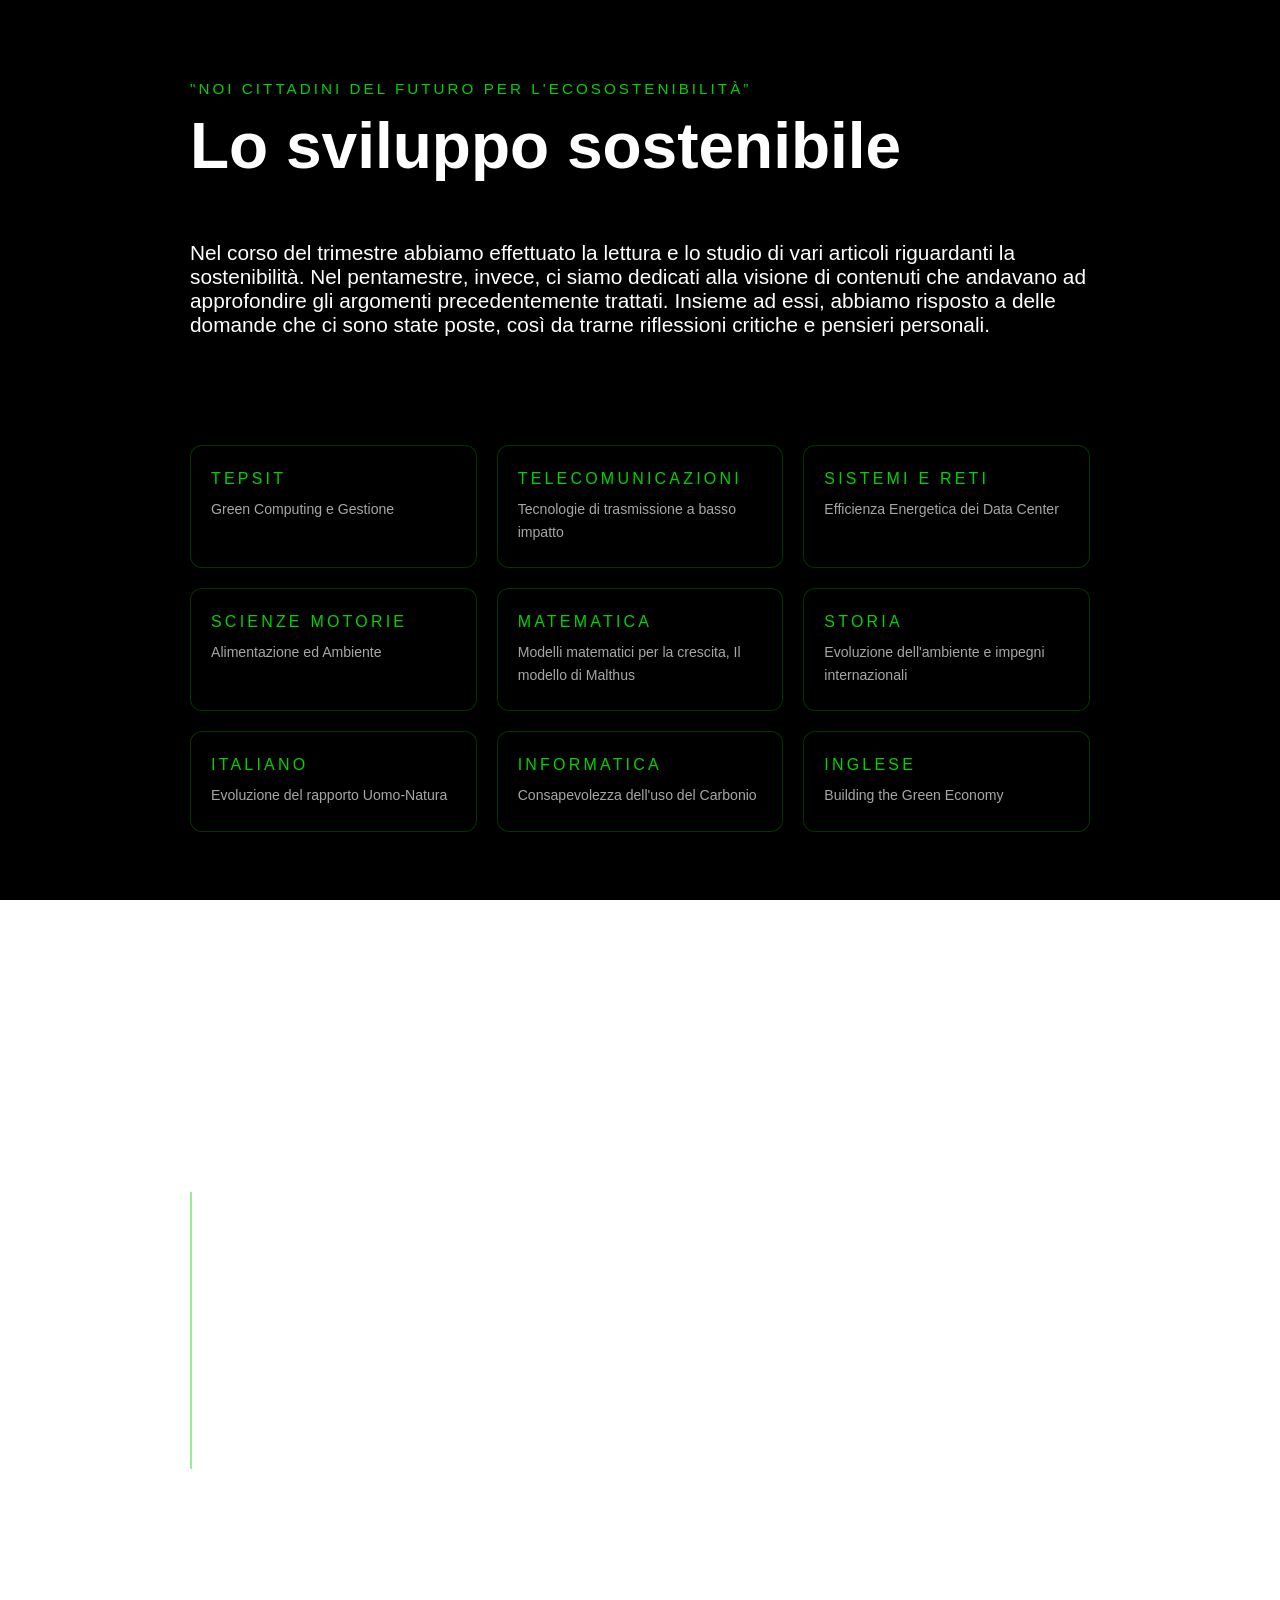
<file: index.html>
<!DOCTYPE html>
<html lang="en">
<head>
    <meta charset="UTF-8">
    <meta name="viewport" content="width=device-width, initial-scale=1.0">
    <title>Homepage</title>
    <link rel="stylesheet" href="style.css">
    <link href="https://unpkg.com/aos@2.3.1/dist/aos.css" rel="stylesheet">
</head>
<body>

   <div class="video-bg-container">
        <iframe 
            src="https://www.youtube.com/embed/lhitM_N6dJk?autoplay=1&controls=0&loop=1&mute=1&showinfo=0&playlist=lhitM_N6dJk"
            frameborder="0" 
            allow="autoplay; encrypted-media">
        </iframe>
    </div>  
    
   

    <section class="hero">
        <div class="hero-content">
            <p class="hero-kicker">"Noi cittadini del futuro per l'ecosostenibilità”</p>
            <h1 id="title">Lo sviluppo sostenibile</h1>

            <div class="intro">
                <p class="hero-intro" data-aos="fade-up" data-aos-duration="1000" data-aos-delay="50">
                    Nel corso del trimestre abbiamo effettuato la lettura e lo studio di vari articoli riguardanti la sostenibilità. 
                    Nel pentamestre, invece, ci siamo dedicati alla visione di contenuti che andavano ad approfondire gli argomenti precedentemente trattati. 
                    Insieme ad essi, abbiamo risposto a delle domande che ci sono state poste, così da trarne riflessioni critiche e pensieri personali.
                </p>
                <div class="tre-colonne intro-materie" data-aos="fade-up" data-aos-duration="1000" data-aos-delay="200">
                    <div class="colonna"><span class="colonna-icon hero-kicker">TEPSIT</span><p>Green Computing e Gestione</p></div>
                    <div class="colonna"><span class="colonna-icon hero-kicker">Telecomunicazioni</span><p>Tecnologie di trasmissione a basso impatto</p></div>
                    <div class="colonna"><span class="colonna-icon hero-kicker">Sistemi e Reti</span><p>Efficienza Energetica dei Data Center</p></div>
                    <div class="colonna"><span class="colonna-icon hero-kicker">Scienze Motorie</span><p>Alimentazione ed Ambiente</p></div>
                    <div class="colonna"><span class="colonna-icon hero-kicker">Matematica</span><p>Modelli matematici per la crescita, Il modello di Malthus</p></div>
                    <div class="colonna"><span class="colonna-icon hero-kicker">Storia</span><p>Evoluzione dell'ambiente e impegni internazionali</p></div>
                    <div class="colonna"><span class="colonna-icon hero-kicker">Italiano</span><p>Evoluzione del rapporto Uomo-Natura</p></div>
                    <div class="colonna"><span class="colonna-icon hero-kicker">Informatica</span><p>Consapevolezza dell'uso del Carbonio</p></div>
                    <div class="colonna"><span class="colonna-icon hero-kicker">Inglese</span><p>Building the Green Economy</p></div>
                </div>
            

            <div class="timeline">
                <div class="timeline-item" data-aos="fade-right" data-aos-duration="800" data-aos-delay="100">
                    <span class="anno">1962</span>
                    <div class="timeline-body">
                        <h3>Il Risveglio</h3>
                        <p>Con <em>Primavera Silenziosa</em>, l'umanità prende coscienza dell'impatto dei pesticidi sull'ambiente.</p>
                    </div>
                </div>
                <div class="timeline-item" data-aos="fade-right" data-aos-duration="800" data-aos-delay="250">
                    <span class="anno">1987</span>
                    <div class="timeline-body">
                        <h3>Una Nuova Visione</h3>
                        <p>Nasce il concetto di <em>Sviluppo Sostenibile</em>: crescere oggi senza rubare il futuro alle prossime generazioni.</p>
                    </div>
                </div>
                <div class="timeline-item" data-aos="fade-right" data-aos-duration="800" data-aos-delay="400">
                    <span class="anno">2015</span>
                    <div class="timeline-body">
                        <h3>La Svolta</h3>
                        <p>Con l'Agenda 2030 e l'Accordo di Parigi, 193 Paesi firmano un patto per proteggere il clima e la dignità umana.</p>
                    </div>
                </div>
            </div>

            <blockquote class="hero-quote" data-aos="fade-up" data-aos-duration="1000" data-aos-delay="600">
                "Non abbiamo ereditato la Terra dai nostri padri,<br>l'abbiamo presa in prestito dai nostri figli."
            </blockquote>

            <div class="tre-colonne" data-aos="fade-up" data-aos-duration="1000" data-aos-delay="800">
                <div class="colonna">
                    <span class="colonna-icon">&#9670;</span>
                    <h4>Sviluppo Sostenibile</h4>
                    <p>L'equilibrio perfetto tra economia, società e natura.</p>
                </div>
                <div class="colonna">
                    <span class="colonna-icon">&#9670;</span>
                    <h4>Decarbonizzazione</h4>
                    <p>Ridurre le emissioni per fermare la febbre del pianeta.</p>
                </div>
                <div class="colonna">
                    <span class="colonna-icon">&#9670;</span>
                    <h4>Collaborazione</h4>
                    <p>Un impegno che unisce le nazioni per un obiettivo comune.</p>
                </div>
            </div>
        </div>
    </section>
    

    <section class="scopri" data-aos="fade-up" data-aos-duration="2000">
        <div class="info">
            <h2>I Data Center e l'Energia</h2>
            <p>
                Sapevi che il mondo digitale consuma più energia di intere nazioni? 
                Analizziamo come il raffreddamento dei Data Center impatta sul nostro pianeta.
            </p>
            <a href="sistemi.html" class="bottone-scopri">Scopri di più</a>
        </div>
        <div class="info-image">
            <img src="images/data-center.png" alt="Sistemi">
        </div>
    </section>
       

    <section class="scopri" data-aos="fade-up" data-aos-duration="2000">
        <div class="info">
            <h2>Il modello di Malthus</h2>
            <p>
                È possibile prevedere la fine della prosperità con una formula? 
                Analizziamo il modello di Malthus e il drammatico scontro tra crescita geometrica e crescita aritmetica.
            </p>
            <a href="malthus.html" class="bottone-scopri">Scopri di più</a>
        </div>
        <div class="info-image">
            <img src="images/malthus.jpg" alt="Siamo troppi?">
        </div>
    </section>

    <script src="https://unpkg.com/aos@2.3.1/dist/aos.js"></script>
    <script> AOS.init(); </script>
</body>
</html>
</file>
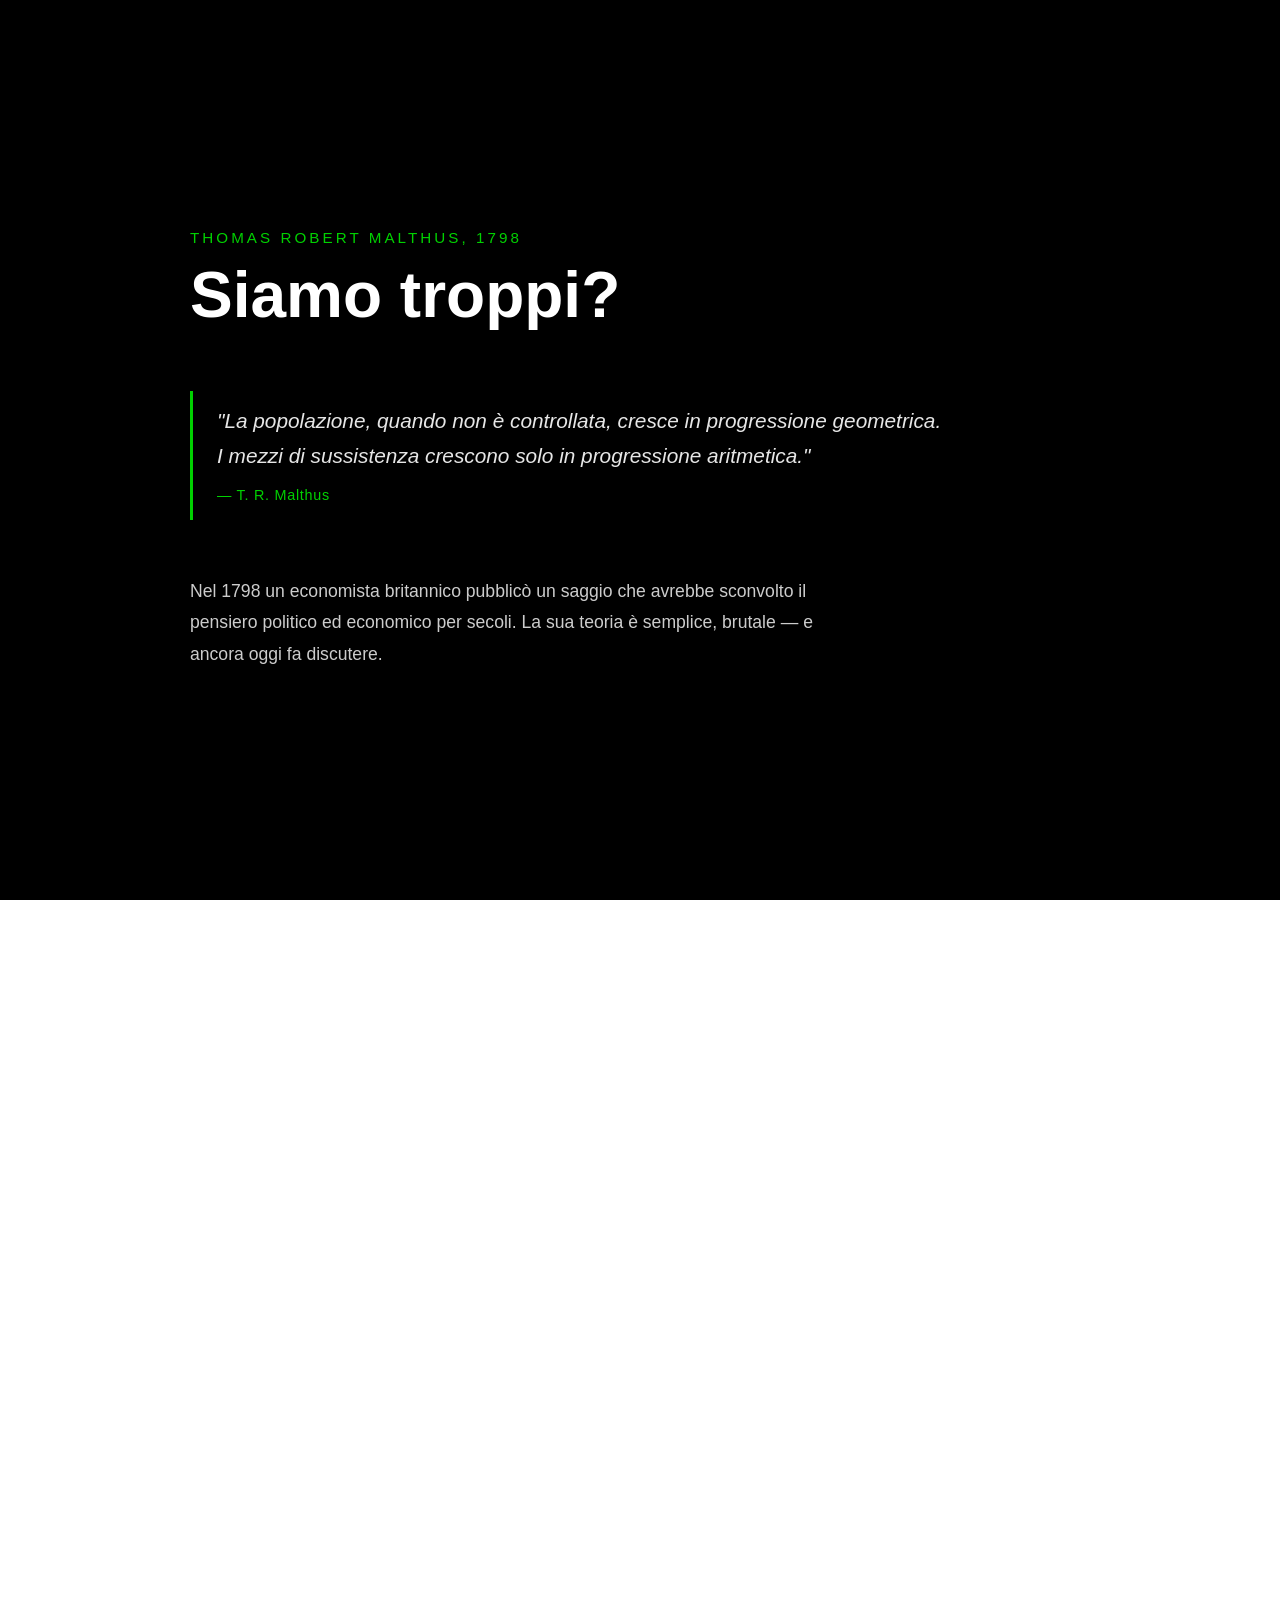
<file: malthus.html>
<!DOCTYPE html>
<html lang="en">
<head>
    <meta charset="UTF-8">
    <meta name="viewport" content="width=device-width, initial-scale=1.0">
    <title>Il Modello di Malthus</title>
    <link rel="stylesheet" href="style.css">
    <link rel="stylesheet" href="materie.css">
    <link href="https://unpkg.com/aos@2.3.1/dist/aos.css" rel="stylesheet">
    <link rel="icon" type="image/png" href="images/favicon.png">
</head>
<body>


    <div class="video-bg-container">
        <iframe 
            src="https://www.youtube.com/embed/lhitM_N6dJk?autoplay=1&controls=0&loop=1&mute=1&showinfo=0&playlist=lhitM_N6dJk"
            frameborder="0" 
            allow="autoplay; encrypted-media">
        </iframe>
    </div>



    <section class="hero">
        <div class="hero-content">

            <p class="hero-kicker">Thomas Robert Malthus, 1798</p>


            <h1 id="title">Siamo troppi?</h1>


            <blockquote class="hero-quote" data-aos="fade-up" data-aos-duration="1000" data-aos-delay="200">
                "La popolazione, quando non è controllata, cresce in progressione geometrica.<br>
                I mezzi di sussistenza crescono solo in progressione aritmetica."
                <cite>— T. R. Malthus</cite>
            </blockquote>


            <p class="hero-intro" data-aos="fade-up" data-aos-duration="1000" data-aos-delay="400">
                Nel 1798 un economista britannico pubblicò un saggio che avrebbe sconvolto 
                il pensiero politico ed economico per secoli. La sua teoria è semplice, 
                brutale — e ancora oggi fa discutere.
            </p>
        </div>
    </section>


  
    <section class="blocco" data-aos="fade-up" data-aos-duration="1200">
        <div class="blocco-testo">
            <span class="numero-sezione">01</span>
            <h2>La forbice fatale</h2>
            <p>
                Malthus osservò che gli esseri umani si riproducono in modo 
                <em>esponenziale</em>: una coppia genera più figli, che a loro 
                volta generano altri figli, e così via. Il numero raddoppia 
                ogni generazione.
            </p>
            <p>
                Il cibo, invece, cresce in modo <em>lineare</em>: possiamo 
                coltivare qualche campo in più ogni anno, ma non raddoppiare 
                i raccolti. Prima o poi, la popolazione supera le risorse disponibili.
            </p>
        </div>

        <div class="blocco-stat">
            <div class="progressioni">

                <div class="progressione">
                    <span class="prog-titolo verde">Popolazione</span>
                    <span class="prog-tipo">Crescita geometrica</span>
                    <div class="prog-numeri">
                        <span>1</span>
                        <span>2</span>
                        <span>4</span>
                        <span>8</span>
                        <span>16</span>
                        <span class="prog-dots">→ ∞</span>
                    </div>
                </div>

                <div class="progressione">
                    <span class="prog-titolo giallo">Risorse alimentari</span>
                    <span class="prog-tipo">Crescita aritmetica</span>
                    <div class="prog-numeri">
                        <span>1</span>
                        <span>2</span>
                        <span>3</span>
                        <span>4</span>
                        <span>5</span>
                        <span class="prog-dots">→ ∞</span>
                    </div>
                </div>
            </div>
        </div>
    </section>



    <section class="blocco-cards" data-aos="fade-up" data-aos-duration="1200">
        <h2 class="sezione-titolo">Come si "corregge" la crescita?</h2>
        <p class="sezione-sottotitolo">
            Malthus identificò due categorie di freni naturali che, secondo lui, 
            riportano sempre la popolazione in equilibrio con le risorse.
        </p>

        <div class="cards-grid due-colonne">

            <div class="card" data-aos="fade-up" data-aos-duration="800" data-aos-delay="0">
                <span class="card-icon">⚠️</span>
                <h3>Freni preventivi</h3>
                <p>
                    Comportamenti volontari che riducono la natalità: 
                    matrimonio tardivo, celibato, astinenza. 
                    Malthus li considerava la risposta "morale" alla sovrappopolazione.
                </p>
                <span class="card-tag media">Volontari</span>
            </div>


            <div class="card" data-aos="fade-up" data-aos-duration="800" data-aos-delay="150">
                <span class="card-icon">☠️</span>
                <h3>Freni repressivi</h3>
                <p>
                    Forze naturali brutali che aumentano la mortalità: 
                    guerre, carestie, epidemie. 
                    Quando la popolazione eccede le risorse, la natura "corregge" da sola.
                </p>
                <span class="card-tag inefficiente">Involontari</span>
            </div>
        </div>
    </section>



    <section class="blocco invertito" data-aos="fade-up" data-aos-duration="1200">
        <div class="blocco-testo">
            <span class="numero-sezione">02</span>
            <h2>Malthus aveva torto?</h2>
            <p>
                La <em>Rivoluzione Industriale</em> e poi la <em>Rivoluzione Verde</em> 
                del '900 hanno permesso alla produzione alimentare di crescere 
                molto più velocemente di quanto Malthus avesse immaginato. 
                Oggi sfamiamo 8 miliardi di persone.
            </p>
            <p>
                Eppure, la sua domanda di fondo rimane attuale: 
                <strong>le risorse del pianeta sono davvero infinite?</strong> 
                Acqua, suolo fertile, energia: tutti beni limitati. 
                Il dibattito è ancora aperto.
            </p>
        </div>

        <div class="blocco-stat">
            <div class="mini-timeline">
                <div class="mini-item">
                    <span class="mini-anno">1798</span>
                    <span class="mini-testo">Malthus pubblica il suo saggio</span>
                </div>
                <div class="mini-item">
                    <span class="mini-anno">1850</span>
                    <span class="mini-testo">Rivoluzione Industriale trasforma l'agricoltura</span>
                </div>
                <div class="mini-item">
                    <span class="mini-anno">1960</span>
                    <span class="mini-testo">Rivoluzione Verde: rese agricole raddoppiate</span>
                </div>
                <div class="mini-item">
                    <span class="mini-anno">Oggi</span>
                    <span class="mini-testo">8 miliardi di persone — ma le risorse reggono?</span>
                </div>
            </div>
        </div>
    </section>



    <section class="conclusione" data-aos="fade-up" data-aos-duration="1200">
        <blockquote class="hero-quote">
            "La domanda di Malthus non era sbagliata.<br>
            Era solo in anticipo sui tempi."
        </blockquote>

        <div style="display: flex; gap: 20px; justify-content: center; flex-wrap: wrap; margin-top: 30px;">
            <a href="index.html" class="bottone-scopri">← Torna alla Home</a>
            <a href="sistemi.html" class="bottone-scopri">Vai ai Data Center →</a>
        </div>
    </section>



    <script src="https://unpkg.com/aos@2.3.1/dist/aos.js"></script>
    <script> AOS.init(); </script>

</body>
</html>
</file>
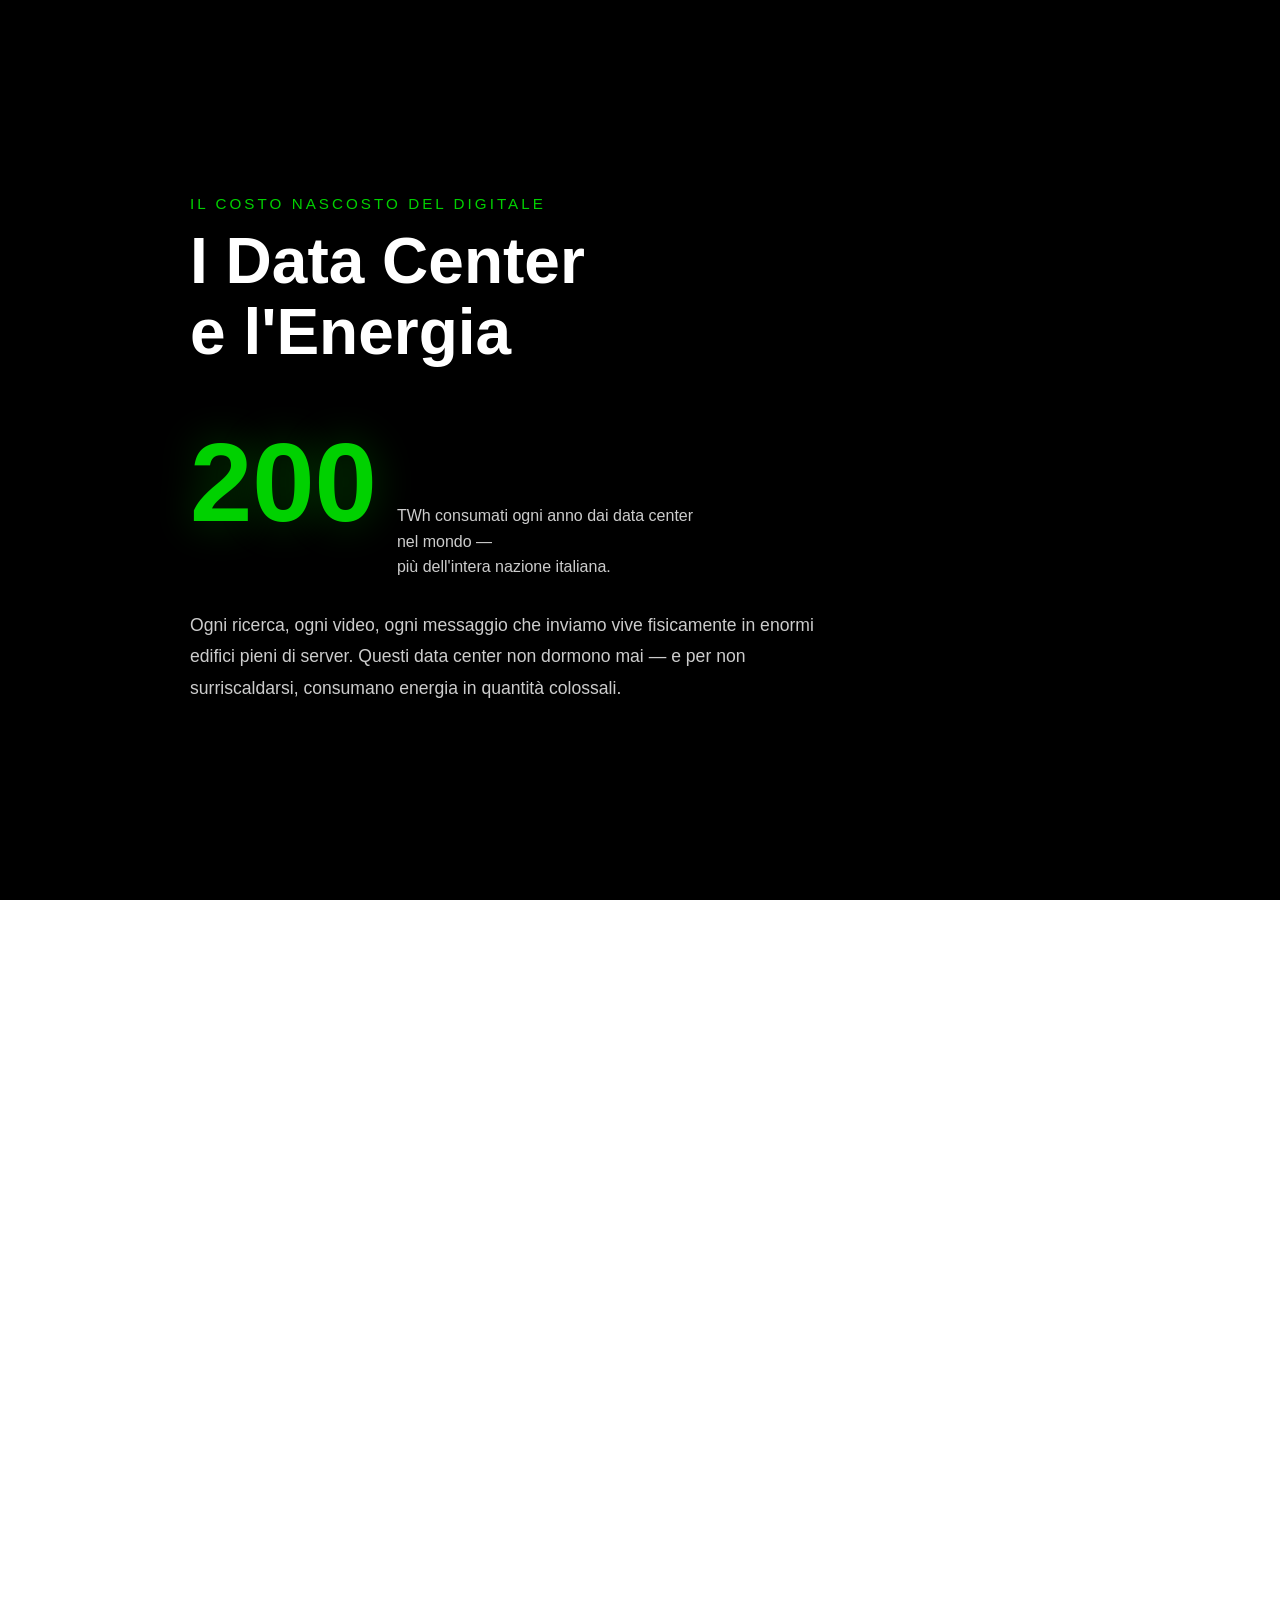
<file: sistemi.html>
<!DOCTYPE html>
<html lang="en">
<head>
    <meta charset="UTF-8">
    <meta name="viewport" content="width=device-width, initial-scale=1.0">
    <title>Data Centers</title>
    <link rel="stylesheet" href="style.css">
    <link rel="stylesheet" href="materie.css">
    <link href="https://unpkg.com/aos@2.3.1/dist/aos.css" rel="stylesheet">
    <link rel="icon" type="image/png" href="images/favicon.png">
</head>
<body>


    <div class="video-bg-container">
        <iframe 
            src="https://www.youtube.com/embed/lhitM_N6dJk?autoplay=1&controls=0&loop=1&mute=1&showinfo=0&playlist=lhitM_N6dJk"
            frameborder="0" 
            allow="autoplay; encrypted-media">
        </iframe>
    </div>

   

    <section class="hero">
        <div class="hero-content">

            <p class="hero-kicker">Il costo nascosto del digitale</p>


            <h1 id="title">I Data Center<br>e l'Energia</h1>


            <div class="big-stat" data-aos="fade-up" data-aos-duration="1000" data-aos-delay="200">
                <span class="big-number">200</span>
                <span class="big-label">TWh consumati ogni anno dai data center nel mondo —<br>più dell'intera nazione italiana.</span>
            </div>


            <p class="hero-intro" data-aos="fade-up" data-aos-duration="1000" data-aos-delay="400">
                Ogni ricerca, ogni video, ogni messaggio che inviamo vive fisicamente 
                in enormi edifici pieni di server. Questi data center non dormono mai — 
                e per non surriscaldarsi, consumano energia in quantità colossali.
            </p>
        </div>
    </section>



    <section class="blocco" data-aos="fade-up" data-aos-duration="1200">
        <div class="blocco-testo">
            <span class="numero-sezione">01</span>
            <h2>Il problema: il calore</h2>
            <p>
                I processori dei server lavorano a piena potenza 24 ore su 24. 
                Ogni calcolo genera calore. Se quel calore non viene rimosso, 
                i chip si danneggiano nel giro di minuti.
            </p>
            <p>
                Per questo il <em>raffreddamento</em> è la sfida principale 
                dei data center moderni: può arrivare a consumare fino al 
                <strong>40%</strong> dell'energia totale della struttura.
            </p>
        </div>
        <!-- Statistica visiva a fianco del testo -->
        <div class="blocco-stat">
            <div class="cerchio-stat">
                <span class="cerchio-numero">40%</span>
                <span class="cerchio-desc">energia usata<br>solo per raffreddare</span>
            </div>
        </div>
    </section>



    <section class="blocco-cards" data-aos="fade-up" data-aos-duration="1200">
        <h2 class="sezione-titolo">Come si raffredda un data center?</h2>


        <div class="cards-grid">
            <div class="card" data-aos="fade-up" data-aos-duration="800" data-aos-delay="0">
                <span class="card-icon">❄️</span> 
                <h3>Aria condizionata tradizionale</h3>
                <p>
                    Grandi impianti CRAC pompano aria fredda sotto i pavimenti sopraelevati. 
                    Semplice ma molto energivoro — il metodo più diffuso ancora oggi.
                </p>
                <span class="card-tag inefficiente">Efficienza bassa</span>
            </div>


            <div class="card" data-aos="fade-up" data-aos-duration="800" data-aos-delay="150">
                <span class="card-icon">🌊</span> 
                <h3>Raffreddamento ad acqua</h3>
                <p>
                    L'acqua assorbe il calore molto meglio dell'aria. 
                    Tubi di acqua fredda corrono direttamente vicino ai chip. 
                    Molto più efficiente, ma costoso da installare.
                </p>
                <span class="card-tag media">Efficienza media</span>
            </div>


            <div class="card" data-aos="fade-up" data-aos-duration="800" data-aos-delay="300">
                <span class="card-icon">⚡️</span> 
                <h3>Immersione in liquido dielettrico</h3>
                <p>
                    I server vengono immersi in un liquido speciale non conduttivo 
                    che assorbe il calore direttamente. La tecnologia del futuro: 
                    riduce i consumi energetici fino al <strong>95%</strong> rispetto all'aria.
                </p>
                <span class="card-tag ottima">Efficienza alta</span>
            </div>
        </div>
    </section>


    <section class="blocco invertito" data-aos="fade-up" data-aos-duration="1200">
        <div class="blocco-testo">
            <span class="numero-sezione">02</span>
            <h2>Come si misura l'efficienza?</h2>
            <p>
                Si usa un indice chiamato <em>PUE — Power Usage Effectiveness</em>. 
                È semplicissimo: divide tutta l'energia consumata dal data center 
                per la sola energia usata dai server.
            </p>
            <p>
                Un PUE di <strong>1.0</strong> sarebbe perfetto: zero sprechi. 
                La media globale è ancora intorno a <strong>1.58</strong>. 
                I migliori data center moderni di Google e Microsoft raggiungono <strong>1.1</strong>.
            </p>
        </div>

        <div class="blocco-stat">
            <div class="pue-scale">
                <div class="pue-bar">
                    <span class="pue-label-top">Ideale</span>
                    <div class="pue-marker verde">1.0</div>
                </div>
                <div class="pue-bar">
                    <span class="pue-label-top">Big Tech</span>
                    <div class="pue-marker giallo">1.1</div>
                </div>
                <div class="pue-bar">
                    <span class="pue-label-top">Media globale</span>
                    <div class="pue-marker rosso">1.58</div>
                </div>
            </div>
        </div>
    </section>


    <section class="conclusione" data-aos="fade-up" data-aos-duration="1200">
        <blockquote class="hero-quote">
            "Ogni clic ha un costo. La sostenibilità digitale<br>è la sfida invisibile del nostro tempo."
        </blockquote>

      <div style="display: flex; gap: 20px; justify-content: center; flex-wrap: wrap; margin-top: 30px;">
            <a href="index.html" class="bottone-scopri">← Torna alla Home</a>
            <a href="malthus.html" class="bottone-scopri">Vai al modello di Malthus →</a>
        </div>
    </section>



    <script src="https://unpkg.com/aos@2.3.1/dist/aos.js"></script>
    <script> AOS.init(); </script>

</body>
</html>
</file>
<file: style.css>
* {
    margin: 0;
    padding: 0;
    box-sizing: border-box;
}

a {
    text-decoration: none;
    color: #00d100;
}

a:hover {
    color: rgb(255, 255, 255);
}   

body {
    font-family: 'Segoe UI', sans-serif;
}

/* HERO  */

.hero {
    min-height: 100vh;
    display: flex;
    align-items: center;
    justify-content: center;
    padding: 80px 8%;
}

.hero-content {
    max-width: 900px;
    width: 100%;
}

.hero-kicker {
    font-size: 0.95rem;
    letter-spacing: 0.2em;
    text-transform: uppercase;
    color: #00d100;
    margin-bottom: 14px;
}

#title {
    font-size: clamp(2.4rem, 5vw, 4rem);
    font-weight: 700;
    color: #ffffff;
    line-height: 1.1;
    margin-bottom: 60px;
    text-shadow: 0 2px 20px rgba(0,0,0,0.6);
}

/* TIMELINE */

.timeline {
    display: flex;
    flex-direction: column;
    gap: 28px;
    margin-bottom: 56px;
    border-left: 2px solid rgba(0, 209, 0, 0.4);
    padding-left: 32px;
}

.timeline-item {
    display: flex;
    gap: 24px;
    align-items: flex-start;
}

.anno {
    font-size: 1.6rem;
    font-weight: 700;
    color: #00d100;
    min-width: 70px;
    line-height: 1;
    text-shadow: 0 0 12px rgba(0, 209, 0, 0.4);
}

.timeline-body h3 {
    font-size: 1.1rem;
    font-weight: 600;
    color: #ffffff;
    margin-bottom: 4px;
}

.timeline-body p {
    font-size: 0.95rem;
    color: rgba(255,255,255,0.75);
    line-height: 1.6;
    max-width: 560px;
}

.timeline-body em {
    color: #00d100;
    font-style: normal;
}

.hero-quote {
    font-size: clamp(1rem, 2vw, 1.3rem);
    font-style: italic;
    color: rgba(255,255,255,0.9);
    border-left: 3px solid #00d100;
    padding: 12px 0 12px 24px;
    margin-bottom: 56px;
    line-height: 1.7;
}

/* TRE COLONNE  */

.tre-colonne {
    display: grid;
    grid-template-columns: repeat(3, 1fr);
    gap: 20px;
}

.colonna {
    background: rgba(0, 0, 0, 0.35);
    border: 1px solid rgba(0, 209, 0, 0.25);
    border-radius: 12px;
    padding: 24px 20px;
    backdrop-filter: blur(6px);
    transition: border-color 0.3s;
}

.colonna:hover {
    border-color: rgba(0, 209, 0, 0.7);
}

.colonna-icon {
    display: block;
    color: #00d100;
    font-size: 1rem;
    margin-bottom: 10px;
}

.colonna h4 {
    font-size: 1rem;
    font-weight: 600;
    color: #ffffff;
    margin-bottom: 8px;
}

.colonna p {
    font-size: 0.88rem;
    color: rgba(255,255,255,0.65);
    line-height: 1.6;
}

/* VIDEO SOTTOFONDO  */

p {
    color: white;
}

.video-bg-container {
    position: fixed;   
    top: 0;
    left: 0;
    width: 100%;
    height: 100%;
    z-index: -2;       
    overflow: hidden;
    background-color: black; 
}

.video-bg-container iframe {
    width: 100vw;
    height: 56.25vw;
    min-height: 100vh;
    min-width: 177.77vh;
    position: absolute;
    top: 50%;
    left: 50%;
    transform: translate(-50%, -50%); 
    pointer-events: none; 
    z-index: -2; 
}

.video-bg-container::after {
    content: "";
    position: absolute;
    top: 0;
    left: 0;
    width: 100%;
    height: 100%;
    background: rgba(0, 0, 0, 0.55);
    z-index: -1; 
}

/* SCOPRI */

.scopri {
    display: flex;
    align-items: center;
    justify-content: space-around;
    padding: 100px 10%;
    min-height: 55vh;
    backdrop-filter: blur(3px);
    color: white;
}

.info {
    flex: 1;
    max-width: 500px;
}

.info h2 {
    font-size: 2.5rem;
    margin-bottom: 20px;
    color: #00d100; 
}

.info-image {
    flex: 1;
    position: relative;
    display: flex;
    justify-content: center;
    overflow: hidden;
    margin-left: 50px;
}

.info-image img {
    width: 100%;
    border-radius: 50px;
}

.info-image::after {
    content: "";
    position: absolute;
    top: 0;
    left: 0;
    background: rgba(0, 0, 0, 0.4);
    width: 100%;
    height: 100%;
    z-index: 1;
    border-radius: 50px;
}

.bottone-scopri {
    display: inline-block;
    margin-top: 10px;
    padding: 10px 25px;
    border: 2px solid #00d100;
    border-radius: 50px;
    transition: all 0.3s;
}

.bottone-scopri:hover {
    background-color: #00d100;
    color: black;
}


.video-bg-container {
    background-color: black; 
}

.video-bg-container iframe {
    opacity: 0; 
    animation: comparsaVideo 2s ease-in forwards;
    animation-delay: 3.5s; 
}

@keyframes comparsaVideo {
    to {
        opacity: 1;
    }
}

.intro-materie {
    margin-bottom: 40vh;
    margin-top: 12vh;
}

.hero-intro {
    font-size: 1.3em;
}
</file>
<file: materie.css>
.hero-intro {
   
    font-size: 1.1rem;
    color: rgba(255, 255, 255, 0.8);
    line-height: 1.8;
    max-width: 650px;
    margin-top: 28px;
}


.hero-quote cite {
    display: block;
    margin-top: 10px;
    font-size: 0.9rem;
    color: #00d100;
    font-style: normal;
    letter-spacing: 0.05em;
}




.blocco {
    display: flex;
    align-items: center;
    justify-content: space-between;
    gap: 60px;
    padding: 100px 10%;
    min-height: 60vh;
    backdrop-filter: blur(3px);
}


.blocco.invertito {
    flex-direction: row-reverse;
}


.blocco-testo {
    flex: 1;
    max-width: 500px;
}


.numero-sezione {
    display: block;
    font-size: 0.8rem;
    letter-spacing: 0.25em;
    color: #00d100;
    text-transform: uppercase;
    margin-bottom: 12px;
}

.blocco-testo h2 {
    font-size: 2.2rem;
    font-weight: 700;
    color: #ffffff;
    margin-bottom: 20px;
    line-height: 1.2;
}

.blocco-testo p {
    font-size: 1rem;
    color: rgba(255, 255, 255, 0.78);
    line-height: 1.8;
    margin-bottom: 14px;
}


.blocco-testo em {
    color: #00d100;
    font-style: normal;
    font-weight: 600;
}

.blocco-testo strong {
    color: #ffffff;
}


.blocco-stat {
    flex: 1;
    display: flex;
    justify-content: center;
    align-items: center;
}




.cerchio-stat {

    width: 200px;
    height: 200px;
    border-radius: 50%;
    border: 3px solid rgba(0, 209, 0, 0.5);
    display: flex;
    flex-direction: column;
    align-items: center;
    justify-content: center;
    background: rgba(0, 0, 0, 0.4);
    backdrop-filter: blur(6px);
    text-align: center;
    padding: 20px;
}

.cerchio-numero {
    font-size: 3rem;
    font-weight: 700;
    color: #00d100;
    line-height: 1;
}

.cerchio-desc {
    font-size: 0.8rem;
    color: rgba(255, 255, 255, 0.7);
    margin-top: 8px;
    line-height: 1.5;
}




.big-stat {
    display: flex;
    align-items: baseline;
    gap: 20px;
    margin: 40px 0 30px;
    flex-wrap: wrap;
}

.big-number {
    font-size: clamp(4rem, 10vw, 7rem);
    font-weight: 700;
    color: #00d100;
    line-height: 1;
    text-shadow: 0 0 40px rgba(0, 209, 0, 0.3);
}

.big-label {
    font-size: 1rem;
    color: rgba(255, 255, 255, 0.8);
    max-width: 320px;
    line-height: 1.6;
}




.blocco-cards {
    padding: 80px 10%;
    backdrop-filter: blur(3px);
}


.sezione-titolo {
    font-size: 2rem;
    font-weight: 700;
    color: #ffffff;
    text-align: center;
    margin-bottom: 12px;
}


.sezione-sottotitolo {
    text-align: center;
    color: rgba(255, 255, 255, 0.7);
    font-size: 1rem;
    max-width: 600px;
    margin: 0 auto 40px;
    line-height: 1.7;
}


.cards-grid {
    display: grid;
    grid-template-columns: repeat(3, 1fr);
    gap: 24px;
    margin-top: 40px;
}


.cards-grid.due-colonne {
    grid-template-columns: repeat(2, 1fr);
    max-width: 700px;
    margin: 40px auto 0;
}


.card {
    background: rgba(0, 0, 0, 0.4);
    border: 1px solid rgba(0, 209, 0, 0.2);
    border-radius: 16px;
    padding: 30px 24px;
    backdrop-filter: blur(6px);
    transition: border-color 0.3s, transform 0.3s;
}

.card:hover {
    border-color: rgba(0, 209, 0, 0.6);
    transform: translateY(-4px); 
}


.card-icon {
    font-size: 2rem;
    display: block;
    margin-bottom: 14px;
}

.card h3 {
    font-size: 1.1rem;
    font-weight: 600;
    color: #ffffff;
    margin-bottom: 12px;
}

.card p {
    font-size: 0.92rem;
    color: rgba(255, 255, 255, 0.72);
    line-height: 1.7;
    margin-bottom: 16px;
}


.card-tag {
    display: inline-block;
    font-size: 0.75rem;
    font-weight: 600;
    padding: 4px 14px;
    border-radius: 50px;
    letter-spacing: 0.05em;
    text-transform: uppercase;
}


.card-tag.inefficiente {
    background: rgba(220, 50, 50, 0.2);
    color: #ff6b6b;
    border: 1px solid rgba(220, 50, 50, 0.4);
}

.card-tag.media {
    background: rgba(255, 180, 0, 0.2);
    color: #ffd060;
    border: 1px solid rgba(255, 180, 0, 0.4);
}

.card-tag.ottima {
    background: rgba(0, 209, 0, 0.15);
    color: #00d100;
    border: 1px solid rgba(0, 209, 0, 0.4);
}




.pue-scale {
    display: flex;
    flex-direction: column;
    gap: 20px;
    width: 100%;
    max-width: 280px;
}

.pue-bar {
    display: flex;
    align-items: center;
    gap: 14px;
}

.pue-label-top {

    font-size: 0.8rem;
    color: rgba(255, 255, 255, 0.6);
    min-width: 90px;
    text-align: right;
}


.pue-marker {
    padding: 8px 20px;
    border-radius: 50px;
    font-size: 1.1rem;
    font-weight: 700;
}

.pue-marker.verde {
    background: rgba(0, 209, 0, 0.2);
    color: #00d100;
    border: 1px solid rgba(0, 209, 0, 0.5);
}

.pue-marker.giallo {
    background: rgba(255, 180, 0, 0.2);
    color: #ffd060;
    border: 1px solid rgba(255, 180, 0, 0.5);
}

.pue-marker.rosso {
    background: rgba(220, 50, 50, 0.2);
    color: #ff6b6b;
    border: 1px solid rgba(220, 50, 50, 0.5);
}




.progressioni {
    display: flex;
    flex-direction: column;
    gap: 30px;
    width: 100%;
    max-width: 320px;
}

.progressione {
    background: rgba(0, 0, 0, 0.35);
    border: 1px solid rgba(255, 255, 255, 0.1);
    border-radius: 12px;
    padding: 20px;
}


.prog-titolo {
    display: block;
    font-size: 1rem;
    font-weight: 700;
    margin-bottom: 2px;
}

.prog-titolo.verde { color: #00d100; }
.prog-titolo.giallo { color: #ffd060; }


.prog-tipo {
    display: block;
    font-size: 0.75rem;
    color: rgba(255, 255, 255, 0.5);
    margin-bottom: 12px;
    text-transform: uppercase;
    letter-spacing: 0.1em;
}


.prog-numeri {
    display: flex;
    gap: 10px;
    align-items: center;
    flex-wrap: wrap;
}

.prog-numeri span {
    font-size: 1.2rem;
    font-weight: 600;
    color: rgba(255, 255, 255, 0.85);
}

.prog-dots {
    font-size: 1rem !important;
    color: rgba(255, 255, 255, 0.4) !important;
}




.mini-timeline {
    display: flex;
    flex-direction: column;
    gap: 16px;
    border-left: 2px solid rgba(0, 209, 0, 0.35);
    padding-left: 24px;
    max-width: 280px;
}

.mini-item {
    display: flex;
    flex-direction: column;
    gap: 2px;
}

.mini-anno {
    font-size: 1rem;
    font-weight: 700;
    color: #00d100;
}

.mini-testo {
    font-size: 0.88rem;
    color: rgba(255, 255, 255, 0.7);
    line-height: 1.5;
}




.conclusione {
    text-align: center;
    padding: 100px 10%;
    backdrop-filter: blur(3px);
    display: flex;
    flex-direction: column;
    align-items: center;
}


.conclusione .hero-quote {
    text-align: center;
    border-left: none;
    border-top: 1px solid rgba(0, 209, 0, 0.4);
    border-bottom: 1px solid rgba(0, 209, 0, 0.4);
    padding: 28px 40px;
    max-width: 700px;
}
</file>
